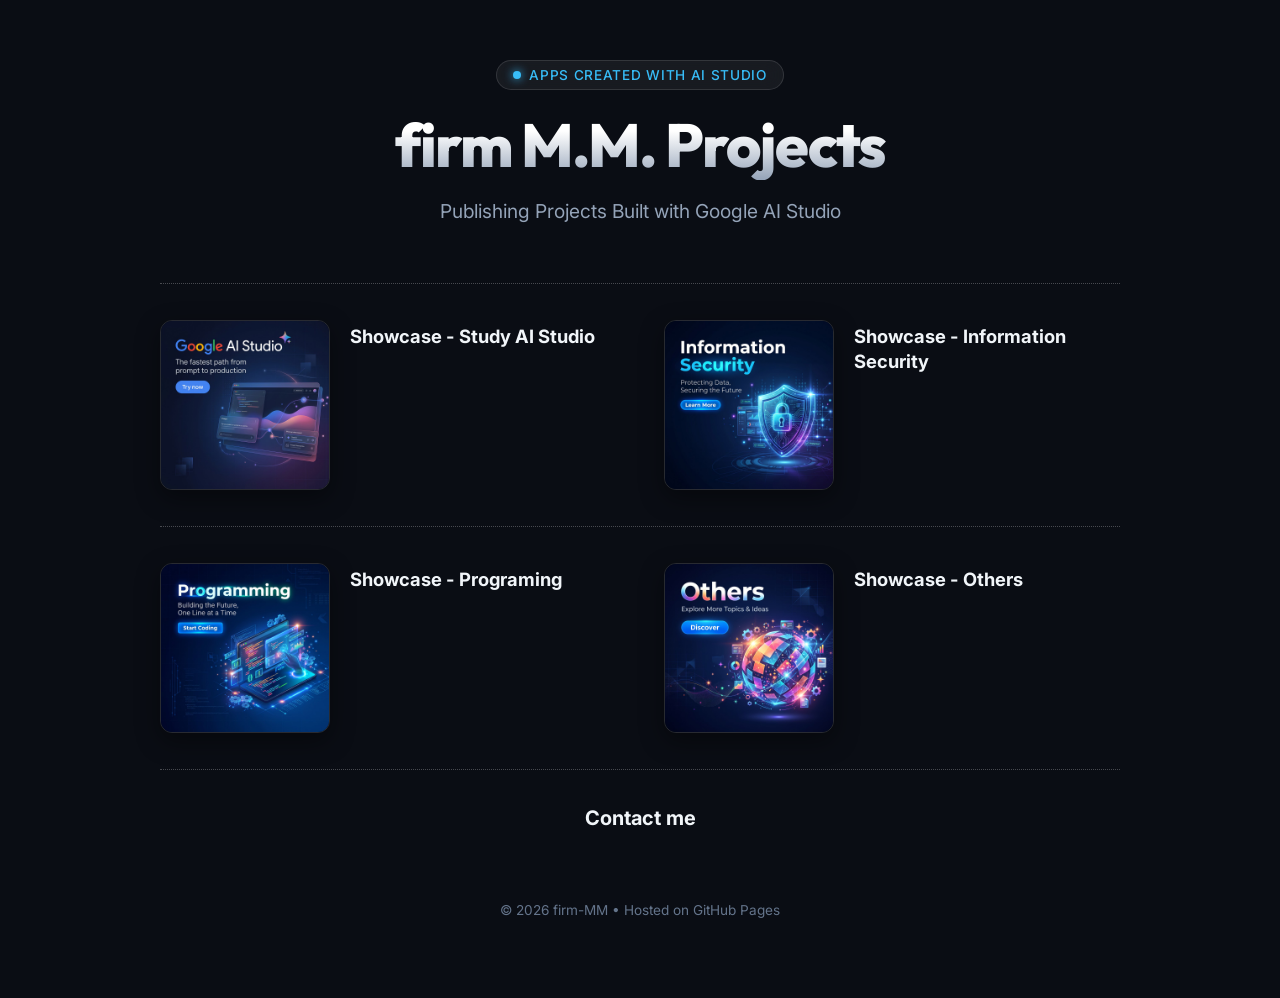
<file: index.html>
<!DOCTYPE html>
<html lang="ja">

<head>
  <meta charset="UTF-8">
  <meta name="viewport" content="width=device-width, initial-scale=1.0">
  <title>firm-MM | Web Apps</title>
  <meta name="description" content="Google AI Studioで作成したアプリを公開中。">

  <!-- Google Fonts: Outfit & Inter -->
  <link rel="preconnect" href="https://fonts.googleapis.com">
  <link rel="preconnect" href="https://fonts.gstatic.com" crossorigin>
  <link
    href="https://fonts.googleapis.com/css2?family=Inter:wght@300;400;500;600&family=Outfit:wght@400;600;700;800&display=swap"
    rel="stylesheet">

  <!-- Stylesheet -->
  <link rel="stylesheet" href="./style.css?v=4">
</head>

<body>
  <div class="container">
    <header>
      <div class="badge">
        <span class="badge-dot"></span>
        <span>Apps created with AI Studio</span>
      </div>
      <h1>firm M.M. Projects</h1>
      <p class="subtitle">Publishing Projects Built with Google AI Studio</p>
    </header>

    <!-- ショーケースセクション -->
    <main class="showcase-section">
      <hr class="showcase-divider">

      <!-- 1行目: Study AI Studio & Information Security -->
      <div class="showcase-row">
        <div class="showcase-item">
          <a href="./study-ai-studio/" class="showcase-img-link" title="Showcase - Study AI Studio">
            <img src="./images/showcase-ai-studio.jpg" alt="Google AI Studio" class="showcase-img">
          </a>
          <div class="showcase-info">
            <a href="./study-ai-studio/" class="showcase-title">Showcase - Study AI Studio</a>
          </div>
        </div>
        <div class="showcase-item">
          <a href="./information-security/" class="showcase-img-link" title="Showcase - Information Security">
            <img src="./images/showcase-security.jpg" alt="Information Security" class="showcase-img">
          </a>
          <div class="showcase-info">
            <a href="./information-security/" class="showcase-title">Showcase - Information Security</a>
          </div>
        </div>
      </div>

      <hr class="showcase-divider">

      <!-- 2行目: Programming & Others -->
      <div class="showcase-row">
        <div class="showcase-item">
          <a href="./programming/" class="showcase-img-link" title="Showcase - Programing">
            <img src="./images/showcase-programming.jpg" alt="Programming" class="showcase-img">
          </a>
          <div class="showcase-info">
            <a href="./programming/" class="showcase-title">Showcase - Programing</a>
          </div>
        </div>
        <div class="showcase-item">
          <a href="./others/" class="showcase-img-link" title="Showcase - Others">
            <img src="./images/showcase-others.jpg" alt="Others" class="showcase-img">
          </a>
          <div class="showcase-info">
            <a href="./others/" class="showcase-title">Showcase - Others</a>
          </div>
        </div>
      </div>

      <hr class="showcase-divider">

      <!-- Contact me -->
      <div class="contact-container">
        <a href="./contact/" class="contact-link">Contact me</a>
      </div>
    </main>

    <footer>
      <p>© 2026 firm-MM • Hosted on GitHub Pages</p>
    </footer>
  </div>
</body>

</html>
</file>
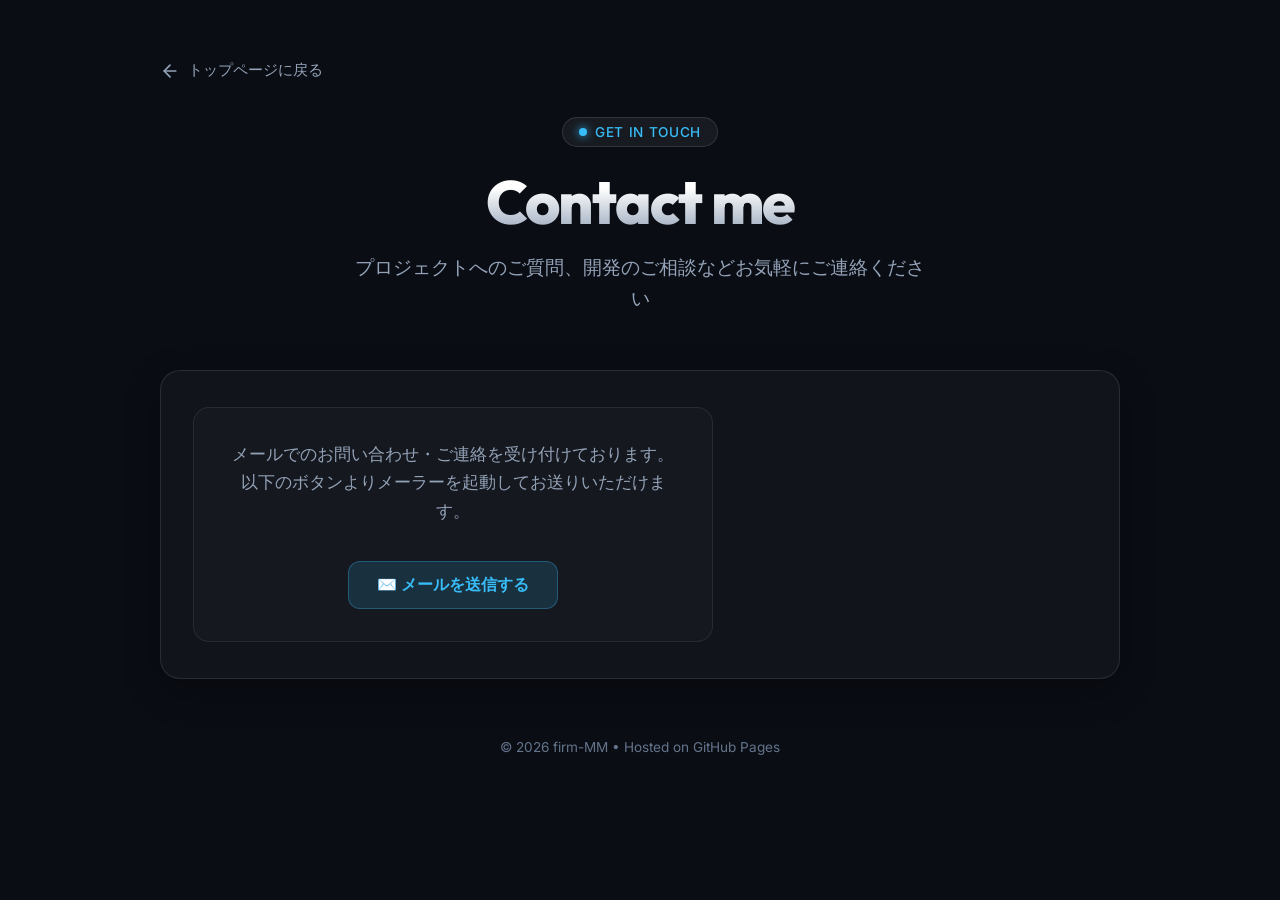
<file: contact/index.html>
<!DOCTYPE html>
<html lang="ja">

<head>
  <meta charset="UTF-8">
  <meta name="viewport" content="width=device-width, initial-scale=1.0">
  <title>Contact me | firm-MM Projects</title>
  <meta name="description" content="Contact me: お問い合わせやメッセージはこちらから。">

  <!-- Google Fonts: Outfit & Inter -->
  <link rel="preconnect" href="https://fonts.googleapis.com">
  <link rel="preconnect" href="https://fonts.gstatic.com" crossorigin>
  <link
    href="https://fonts.googleapis.com/css2?family=Inter:wght@300;400;500;600&family=Outfit:wght@400;600;700;800&display=swap"
    rel="stylesheet">

  <!-- Stylesheet -->
  <link rel="stylesheet" href="../style.css?v=4">
</head>

<body>
  <div class="container">
    <nav class="back-nav">
      <a href="../" class="back-link">
        <svg width="20" height="20" viewBox="0 0 24 24" fill="none" stroke="currentColor" stroke-width="2" stroke-linecap="round" stroke-linejoin="round">
          <line x1="19" y1="12" x2="5" y2="12"></line>
          <polyline points="12 19 5 12 12 5"></polyline>
        </svg>
        トップページに戻る
      </a>
    </nav>

    <header>
      <div class="badge">
        <span class="badge-dot"></span>
        <span>Get in touch</span>
      </div>
      <h1>Contact me</h1>
      <p class="subtitle">プロジェクトへのご質問、開発のご相談などお気軽にご連絡ください</p>
    </header>

    <main class="subpage-card">
      <div class="contact-box">
        <p class="subpage-description" style="margin-bottom: 20px;">
          メールでのお問い合わせ・ご連絡を受け付けております。<br>以下のボタンよりメーラーを起動してお送りいただけます。
        </p>
        <a href="mailto:firm.masuda@gmail.com" class="contact-email-btn">
          ✉️ メールを送信する
        </a>
      </div>
    </main>

    <footer>
      <p>© 2026 firm-MM • Hosted on GitHub Pages</p>
    </footer>
  </div>
</body>

</html>
</file>
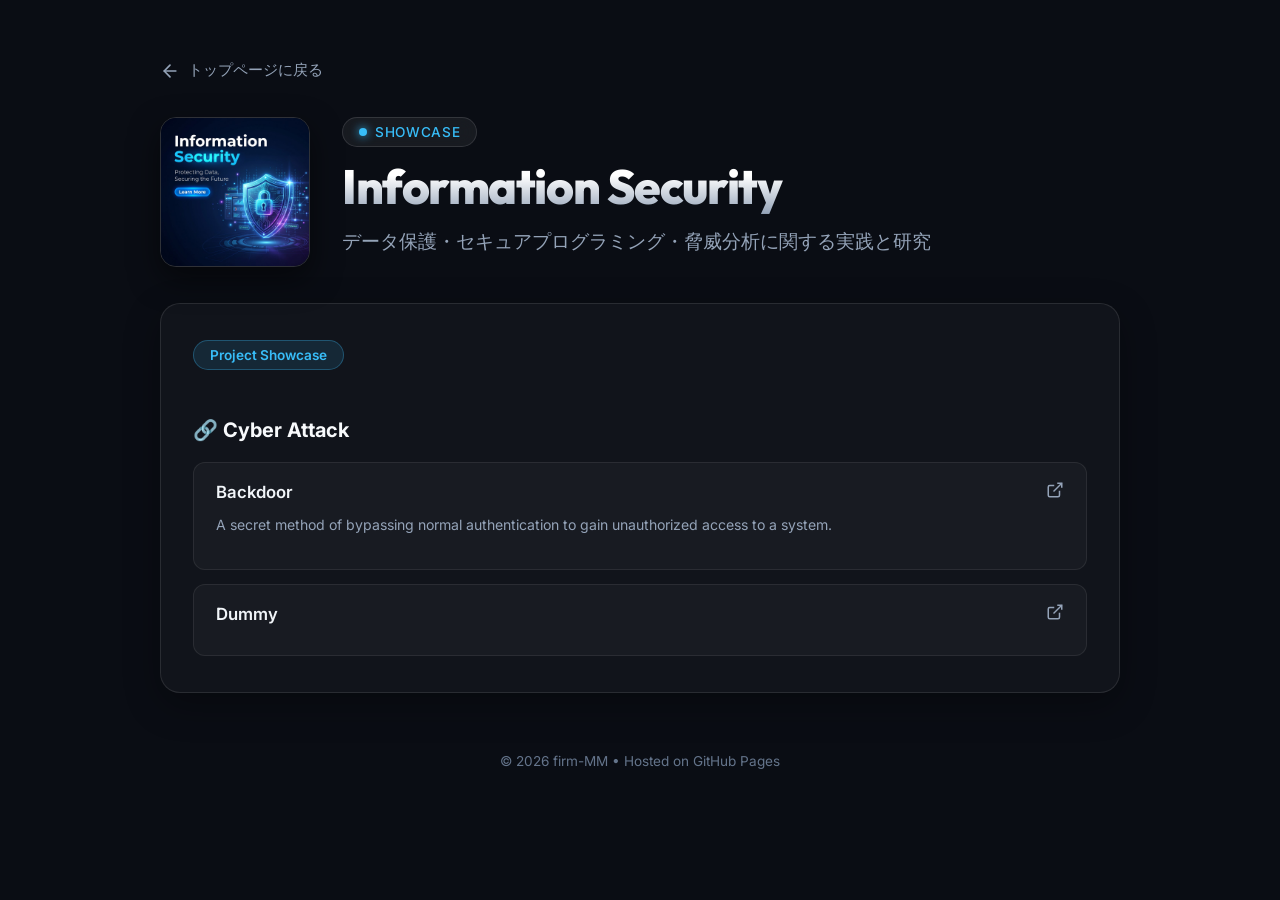
<file: information-security/index.html>
<!DOCTYPE html>
<html lang="ja">

<head>
  <meta charset="UTF-8">
  <meta name="viewport" content="width=device-width, initial-scale=1.0">
  <title>Information Security | firm-MM Projects</title>
  <meta name="description" content="Showcase - Information Security: 情報セキュリティに関するプロジェクトと実践。">

  <!-- Google Fonts: Outfit & Inter -->
  <link rel="preconnect" href="https://fonts.googleapis.com">
  <link rel="preconnect" href="https://fonts.gstatic.com" crossorigin>
  <link
    href="https://fonts.googleapis.com/css2?family=Inter:wght@300;400;500;600&family=Outfit:wght@400;600;700;800&display=swap"
    rel="stylesheet">

  <!-- Stylesheet -->
  <link rel="stylesheet" href="../style.css?v=4">
</head>

<body>
  <div class="container">
    <nav class="back-nav">
      <a href="../" class="back-link">
        <svg width="20" height="20" viewBox="0 0 24 24" fill="none" stroke="currentColor" stroke-width="2"
          stroke-linecap="round" stroke-linejoin="round">
          <line x1="19" y1="12" x2="5" y2="12"></line>
          <polyline points="12 19 5 12 12 5"></polyline>
        </svg>
        トップページに戻る
      </a>
    </nav>

    <header class="subpage-header">
      <img src="../images/showcase-security.jpg" alt="Information Security" class="subpage-banner-img" width="150"
        height="150">
      <div class="subpage-header-text">
        <div class="badge">
          <span class="badge-dot"></span>
          <span>Showcase</span>
        </div>
        <h1>Information Security</h1>
        <p class="subtitle">データ保護・セキュアプログラミング・脅威分析に関する実践と研究</p>
      </div>
    </header>

    <main class="subpage-card">
      <div class="status-badge">Project Showcase</div>

      <!-- リンク集セクション -->
      <section class="links-section">
        <h2 class="section-title">
          <span>🔗 Cyber Attack</span>
        </h2>
        <div class="links-grid">
          <!-- リンク 1 -->
          <a href="https://firm-masuda.github.io/Initial-Access-Execution-Intrusion-backdoor/" class="link-card"
            target="_blank" rel="noopener noreferrer">
            <div class="link-card-top">
              <span class="link-title">Backdoor</span>
              <svg class="link-external-icon" viewBox="0 0 24 24" fill="none" stroke="currentColor" stroke-width="2">
                <path d="M18 13v6a2 2 0 0 1-2 2H5a2 2 0 0 1-2-2V8a2 2 0 0 1 2-2h6"></path>
                <polyline points="15 3 21 3 21 9"></polyline>
                <line x1="10" y1="14" x2="21" y2="3"></line>
              </svg>
            </div>
            <p class="link-desc">A secret method of bypassing normal authentication to gain unauthorized access to a
              system.</p>
          </a>

          <!-- リンク 2 -->
          <a href="#" class="link-card" target="_blank" rel="noopener noreferrer">
            <div class="link-card-top">
              <span class="link-title">Dummy</span>
              <svg class="link-external-icon" viewBox="0 0 24 24" fill="none" stroke="currentColor" stroke-width="2">
                <path d="M18 13v6a2 2 0 0 1-2 2H5a2 2 0 0 1-2-2V8a2 2 0 0 1 2-2h6"></path>
                <polyline points="15 3 21 3 21 9"></polyline>
                <line x1="10" y1="14" x2="21" y2="3"></line>
              </svg>
            </div>
          </a>
        </div>
      </section>
    </main>

    <footer>
      <p>© 2026 firm-MM • Hosted on GitHub Pages</p>
    </footer>
  </div>
</body>

</html>
</file>
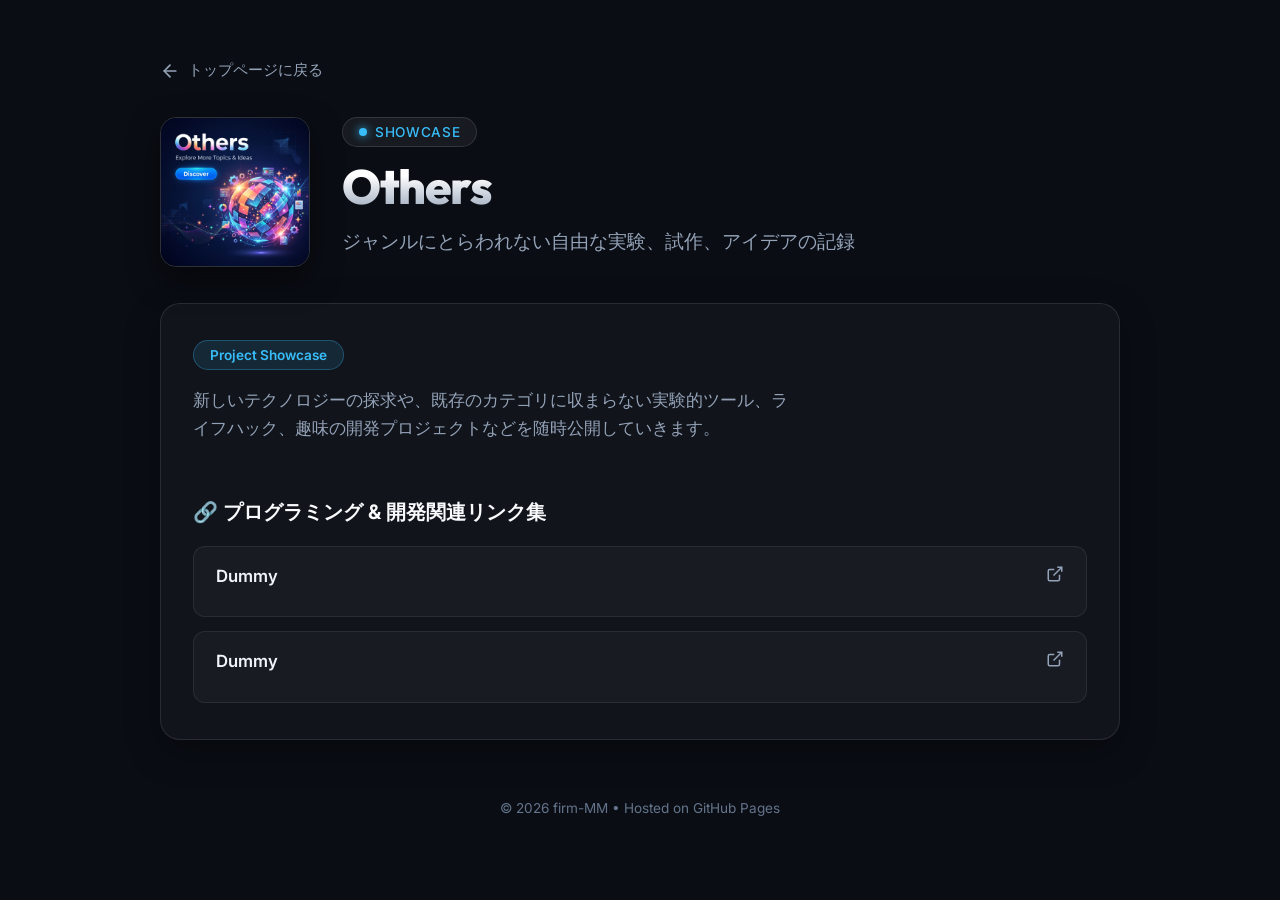
<file: others/index.html>
<!DOCTYPE html>
<html lang="ja">

<head>
  <meta charset="UTF-8">
  <meta name="viewport" content="width=device-width, initial-scale=1.0">
  <title>Others | firm-MM Projects</title>
  <meta name="description" content="Showcase - Others: さまざまなアイデアと実験的プロジェクト。">

  <!-- Google Fonts: Outfit & Inter -->
  <link rel="preconnect" href="https://fonts.googleapis.com">
  <link rel="preconnect" href="https://fonts.gstatic.com" crossorigin>
  <link
    href="https://fonts.googleapis.com/css2?family=Inter:wght@300;400;500;600&family=Outfit:wght@400;600;700;800&display=swap"
    rel="stylesheet">

  <!-- Stylesheet -->
  <link rel="stylesheet" href="../style.css?v=4">
</head>

<body>
  <div class="container">
    <nav class="back-nav">
      <a href="../" class="back-link">
        <svg width="20" height="20" viewBox="0 0 24 24" fill="none" stroke="currentColor" stroke-width="2"
          stroke-linecap="round" stroke-linejoin="round">
          <line x1="19" y1="12" x2="5" y2="12"></line>
          <polyline points="12 19 5 12 12 5"></polyline>
        </svg>
        トップページに戻る
      </a>
    </nav>

    <header class="subpage-header">
      <img src="../images/showcase-others.jpg" alt="Others" class="subpage-banner-img" width="150" height="150">
      <div class="subpage-header-text">
        <div class="badge">
          <span class="badge-dot"></span>
          <span>Showcase</span>
        </div>
        <h1>Others</h1>
        <p class="subtitle">ジャンルにとらわれない自由な実験、試作、アイデアの記録</p>
      </div>
    </header>

    <main class="subpage-card">
      <div class="status-badge">Project Showcase</div>
      <p class="subpage-description">
        新しいテクノロジーの探求や、既存のカテゴリに収まらない実験的ツール、ライフハック、趣味の開発プロジェクトなどを随時公開していきます。
      </p>

      <!-- リンク集セクション -->
      <section class="links-section">
        <h2 class="section-title">
          <span>🔗 プログラミング & 開発関連リンク集</span>
        </h2>
        <div class="links-grid">
          <!-- リンク 1 -->
          <a href="#" class="link-card" target="_blank" rel="noopener noreferrer">
            <div class="link-card-top">
              <span class="link-title">Dummy</span>
              <svg class="link-external-icon" viewBox="0 0 24 24" fill="none" stroke="currentColor" stroke-width="2">
                <path d="M18 13v6a2 2 0 0 1-2 2H5a2 2 0 0 1-2-2V8a2 2 0 0 1 2-2h6"></path>
                <polyline points="15 3 21 3 21 9"></polyline>
                <line x1="10" y1="14" x2="21" y2="3"></line>
              </svg>
            </div>
          </a>

          <!-- リンク 2 -->
          <a href="#" class="link-card" target="_blank" rel="noopener noreferrer">
            <div class="link-card-top">
              <span class="link-title">Dummy</span>
              <svg class="link-external-icon" viewBox="0 0 24 24" fill="none" stroke="currentColor" stroke-width="2">
                <path d="M18 13v6a2 2 0 0 1-2 2H5a2 2 0 0 1-2-2V8a2 2 0 0 1 2-2h6"></path>
                <polyline points="15 3 21 3 21 9"></polyline>
                <line x1="10" y1="14" x2="21" y2="3"></line>
              </svg>
            </div>
          </a>
        </div>
      </section>
    </main>

    <footer>
      <p>© 2026 firm-MM • Hosted on GitHub Pages</p>
    </footer>
  </div>
</body>

</html>
</file>
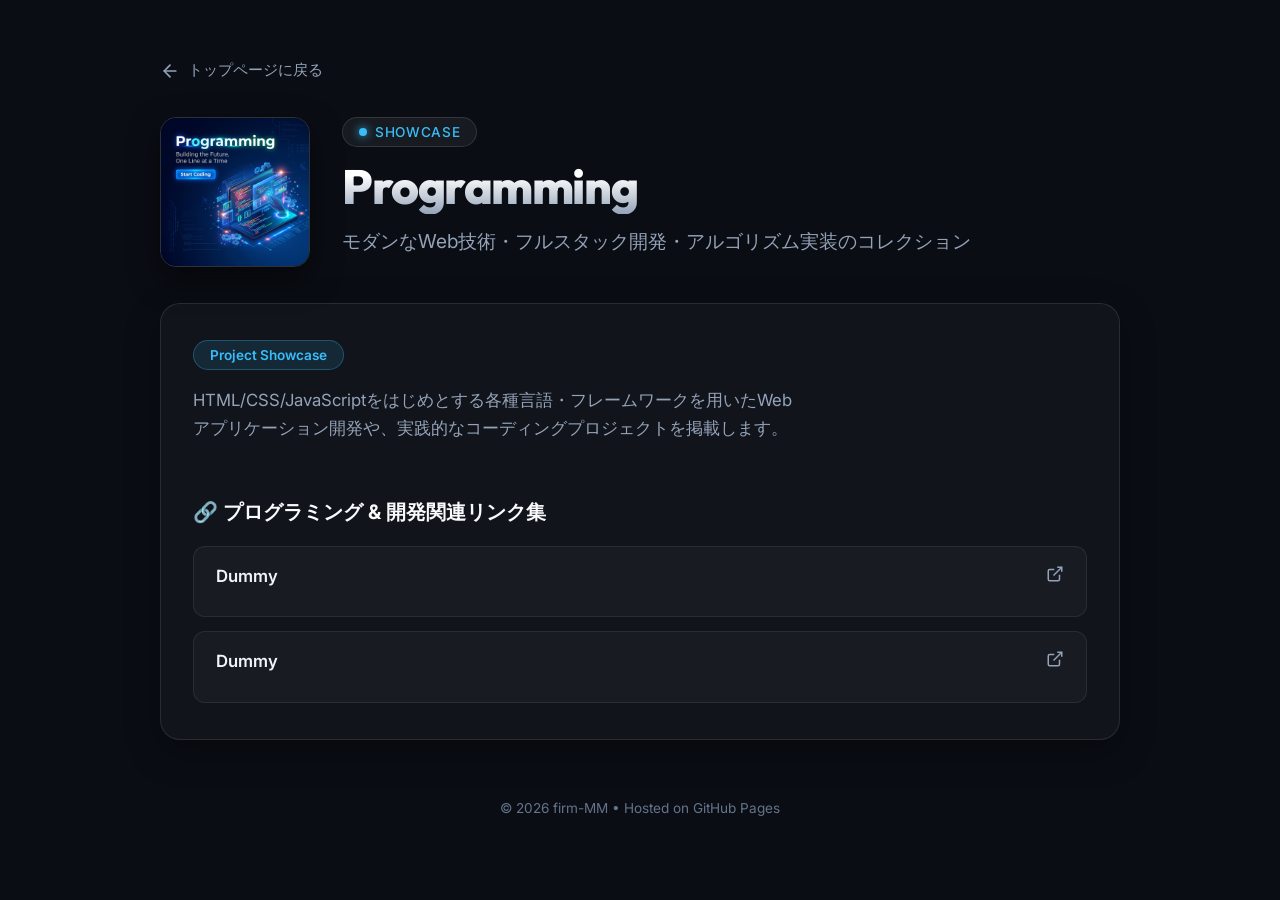
<file: programming/index.html>
<!DOCTYPE html>
<html lang="ja">

<head>
  <meta charset="UTF-8">
  <meta name="viewport" content="width=device-width, initial-scale=1.0">
  <title>Programming | firm-MM Projects</title>
  <meta name="description" content="Showcase - Programming: Web開発・ソフトウェアエンジニアリング。">

  <!-- Google Fonts: Outfit & Inter -->
  <link rel="preconnect" href="https://fonts.googleapis.com">
  <link rel="preconnect" href="https://fonts.gstatic.com" crossorigin>
  <link
    href="https://fonts.googleapis.com/css2?family=Inter:wght@300;400;500;600&family=Outfit:wght@400;600;700;800&display=swap"
    rel="stylesheet">

  <!-- Stylesheet -->
  <link rel="stylesheet" href="../style.css?v=4">
</head>

<body>
  <div class="container">
    <nav class="back-nav">
      <a href="../" class="back-link">
        <svg width="20" height="20" viewBox="0 0 24 24" fill="none" stroke="currentColor" stroke-width="2"
          stroke-linecap="round" stroke-linejoin="round">
          <line x1="19" y1="12" x2="5" y2="12"></line>
          <polyline points="12 19 5 12 12 5"></polyline>
        </svg>
        トップページに戻る
      </a>
    </nav>

    <header class="subpage-header">
      <img src="../images/showcase-programming.jpg" alt="Programming" class="subpage-banner-img" width="150"
        height="150">
      <div class="subpage-header-text">
        <div class="badge">
          <span class="badge-dot"></span>
          <span>Showcase</span>
        </div>
        <h1>Programming</h1>
        <p class="subtitle">モダンなWeb技術・フルスタック開発・アルゴリズム実装のコレクション</p>
      </div>
    </header>

    <main class="subpage-card">
      <div class="status-badge">Project Showcase</div>
      <p class="subpage-description">
        HTML/CSS/JavaScriptをはじめとする各種言語・フレームワークを用いたWebアプリケーション開発や、実践的なコーディングプロジェクトを掲載します。
      </p>

      <!-- リンク集セクション -->
      <section class="links-section">
        <h2 class="section-title">
          <span>🔗 プログラミング & 開発関連リンク集</span>
        </h2>
        <div class="links-grid">
          <!-- リンク 1 -->
          <a href="#" class="link-card" target="_blank" rel="noopener noreferrer">
            <div class="link-card-top">
              <span class="link-title">Dummy</span>
              <svg class="link-external-icon" viewBox="0 0 24 24" fill="none" stroke="currentColor" stroke-width="2">
                <path d="M18 13v6a2 2 0 0 1-2 2H5a2 2 0 0 1-2-2V8a2 2 0 0 1 2-2h6"></path>
                <polyline points="15 3 21 3 21 9"></polyline>
                <line x1="10" y1="14" x2="21" y2="3"></line>
              </svg>
            </div>
          </a>

          <!-- リンク 2 -->
          <a href="#" class="link-card" target="_blank" rel="noopener noreferrer">
            <div class="link-card-top">
              <span class="link-title">Dummy</span>
              <svg class="link-external-icon" viewBox="0 0 24 24" fill="none" stroke="currentColor" stroke-width="2">
                <path d="M18 13v6a2 2 0 0 1-2 2H5a2 2 0 0 1-2-2V8a2 2 0 0 1 2-2h6"></path>
                <polyline points="15 3 21 3 21 9"></polyline>
                <line x1="10" y1="14" x2="21" y2="3"></line>
              </svg>
            </div>
          </a>
        </div>
      </section>
    </main>

    <footer>
      <p>© 2026 firm-MM • Hosted on GitHub Pages</p>
    </footer>
  </div>
</body>

</html>
</file>
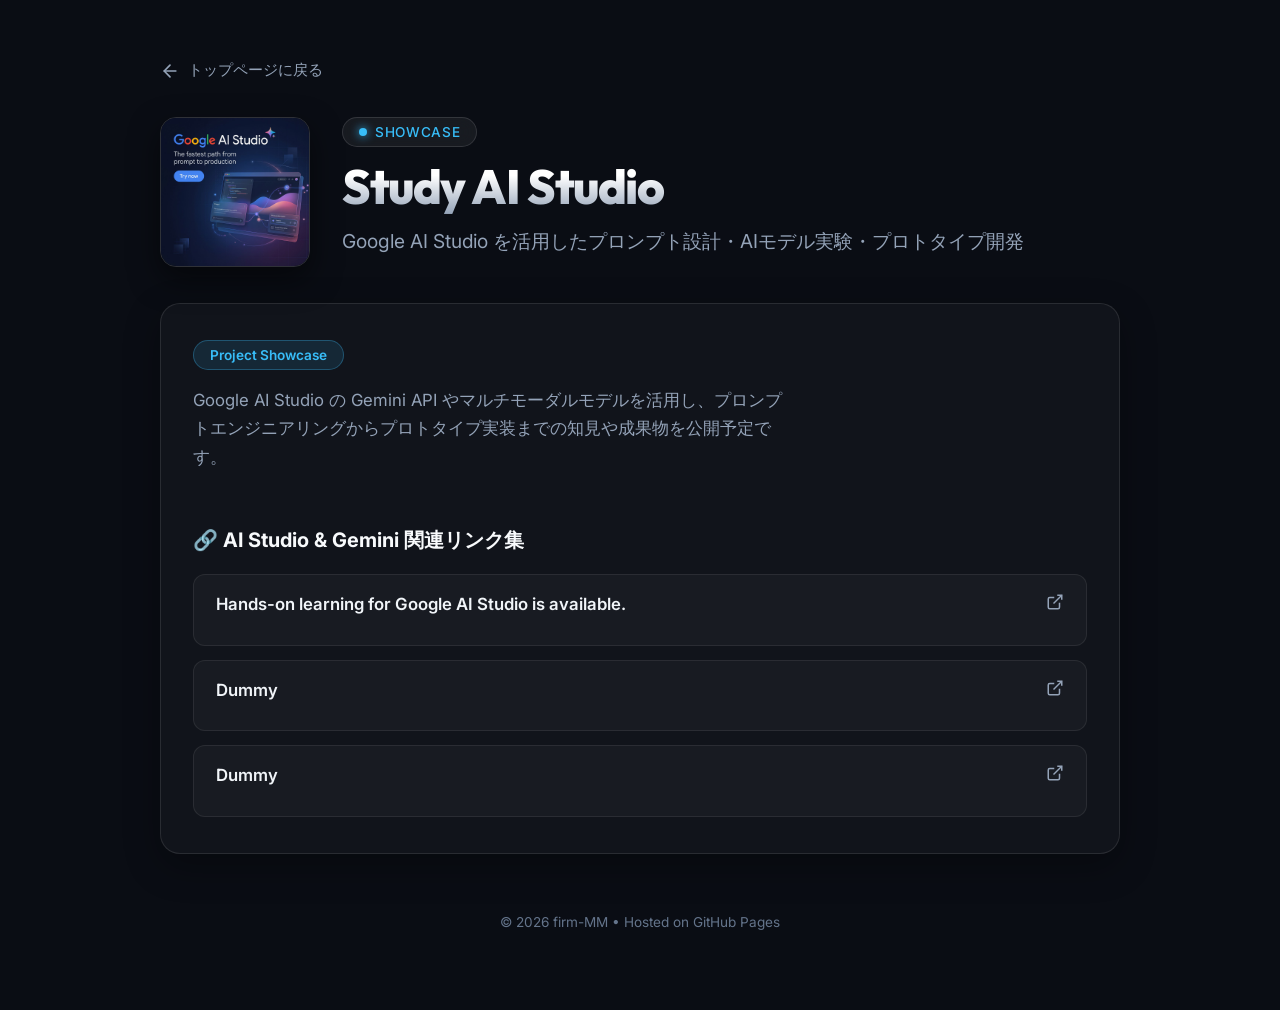
<file: study-ai-studio/index.html>
<!DOCTYPE html>
<html lang="ja">

<head>
  <meta charset="UTF-8">
  <meta name="viewport" content="width=device-width, initial-scale=1.0">
  <title>Study AI Studio | firm-MM Projects</title>
  <meta name="description" content="Showcase - Study AI Studio: Google AI Studioを活用した実験とプロジェクト。">

  <!-- Google Fonts: Outfit & Inter -->
  <link rel="preconnect" href="https://fonts.googleapis.com">
  <link rel="preconnect" href="https://fonts.gstatic.com" crossorigin>
  <link
    href="https://fonts.googleapis.com/css2?family=Inter:wght@300;400;500;600&family=Outfit:wght@400;600;700;800&display=swap"
    rel="stylesheet">

  <!-- Stylesheet -->
  <link rel="stylesheet" href="../style.css?v=4">
</head>

<body>
  <div class="container">
    <nav class="back-nav">
      <a href="../" class="back-link">
        <svg width="20" height="20" viewBox="0 0 24 24" fill="none" stroke="currentColor" stroke-width="2"
          stroke-linecap="round" stroke-linejoin="round">
          <line x1="19" y1="12" x2="5" y2="12"></line>
          <polyline points="12 19 5 12 12 5"></polyline>
        </svg>
        トップページに戻る
      </a>
    </nav>

    <header class="subpage-header">
      <img src="../images/showcase-ai-studio.jpg" alt="Google AI Studio" class="subpage-banner-img" width="150"
        height="150">
      <div class="subpage-header-text">
        <div class="badge">
          <span class="badge-dot"></span>
          <span>Showcase</span>
        </div>
        <h1>Study AI Studio</h1>
        <p class="subtitle">Google AI Studio を活用したプロンプト設計・AIモデル実験・プロトタイプ開発</p>
      </div>
    </header>

    <main class="subpage-card">
      <div class="status-badge">Project Showcase</div>
      <p class="subpage-description">
        Google AI Studio の Gemini API やマルチモーダルモデルを活用し、プロンプトエンジニアリングからプロトタイプ実装までの知見や成果物を公開予定です。
      </p>

      <!-- リンク集セクション -->
      <section class="links-section">
        <h2 class="section-title">
          <span>🔗 AI Studio & Gemini 関連リンク集</span>
        </h2>
        <div class="links-grid">
          <!-- リンク 1 -->
          <a href="https://firm-masuda.github.io/Study-AI-Studio-Build-App/" class="link-card" target="_blank"
            rel="noopener noreferrer">
            <div class="link-card-top">
              <span class="link-title">Hands-on learning for Google AI Studio is available.</span>
              <svg class="link-external-icon" viewBox="0 0 24 24" fill="none" stroke="currentColor" stroke-width="2">
                <path d="M18 13v6a2 2 0 0 1-2 2H5a2 2 0 0 1-2-2V8a2 2 0 0 1 2-2h6"></path>
                <polyline points="15 3 21 3 21 9"></polyline>
                <line x1="10" y1="14" x2="21" y2="3"></line>
              </svg>
            </div>
          </a>
          <!-- リンク 2 -->
          <a href="#" class="link-card" target="_blank" rel="noopener noreferrer">
            <div class="link-card-top">
              <span class="link-title">Dummy</span>
              <svg class="link-external-icon" viewBox="0 0 24 24" fill="none" stroke="currentColor" stroke-width="2">
                <path d="M18 13v6a2 2 0 0 1-2 2H5a2 2 0 0 1-2-2V8a2 2 0 0 1 2-2h6"></path>
                <polyline points="15 3 21 3 21 9"></polyline>
                <line x1="10" y1="14" x2="21" y2="3"></line>
              </svg>
            </div>
          </a>
          <!-- リンク 3 -->
          <a href="#" class="link-card" target="_blank" rel="noopener noreferrer">
            <div class="link-card-top">
              <span class="link-title">Dummy</span>
              <svg class="link-external-icon" viewBox="0 0 24 24" fill="none" stroke="currentColor" stroke-width="2">
                <path d="M18 13v6a2 2 0 0 1-2 2H5a2 2 0 0 1-2-2V8a2 2 0 0 1 2-2h6"></path>
                <polyline points="15 3 21 3 21 9"></polyline>
                <line x1="10" y1="14" x2="21" y2="3"></line>
              </svg>
            </div>
          </a>
        </div>
      </section>
    </main>

    <footer>
      <p>© 2026 firm-MM • Hosted on GitHub Pages</p>
    </footer>
  </div>
</body>

</html>
</file>
<file: style.css>
:root {
  --bg-dark: #0a0d14;
  --text-main: #f8fafc;
  --text-muted: #94a3b8;
  --accent-cyan: #38bdf8;
}

* {
  box-sizing: border-box;
  margin: 0;
  padding: 0;
}

img {
  max-width: 100%;
  height: auto;
}

body {
  font-family: 'Inter', -apple-system, BlinkMacSystemFont, sans-serif;
  background-color: var(--bg-dark);
  color: var(--text-main);
  min-height: 100vh;
  overflow-x: hidden;
  position: relative;
  display: flex;
  flex-direction: column;
  align-items: center;
  padding: 60px 24px 80px;
}

/* メインコンテナ */
.container {
  position: relative;
  z-index: 1;
  max-width: 960px;
  width: 100%;
}

/* ヘッダー */
header {
  text-align: center;
  margin-bottom: 56px;
}

.badge {
  display: inline-flex;
  align-items: center;
  gap: 8px;
  padding: 6px 16px;
  border-radius: 9999px;
  background: rgba(255, 255, 255, 0.06);
  border: 1px solid rgba(255, 255, 255, 0.12);
  font-size: 0.85rem;
  font-weight: 500;
  color: var(--accent-cyan);
  letter-spacing: 0.05em;
  text-transform: uppercase;
  margin-bottom: 20px;
  backdrop-filter: blur(10px);
}

.badge-dot {
  width: 8px;
  height: 8px;
  border-radius: 50%;
  background: var(--accent-cyan);
  box-shadow: 0 0 10px var(--accent-cyan);
  animation: pulse 2s infinite;
}

@keyframes pulse {
  0%,
  100% {
    opacity: 1;
    transform: scale(1);
  }

  50% {
    opacity: 0.5;
    transform: scale(0.85);
  }
}

h1 {
  font-family: 'Outfit', sans-serif;
  font-size: clamp(2.4rem, 5vw, 3.8rem);
  font-weight: 800;
  letter-spacing: -0.03em;
  line-height: 1.15;
  margin-bottom: 16px;
  background: linear-gradient(180deg, #ffffff 30%, #94a3b8 100%);
  -webkit-background-clip: text;
  background-clip: text;
  -webkit-text-fill-color: transparent;
}

.subtitle {
  font-size: clamp(1rem, 2vw, 1.2rem);
  color: var(--text-muted);
  max-width: 580px;
  margin: 0 auto;
  line-height: 1.6;
}

/* ショーケースセクション */
.showcase-section {
  width: 100%;
  margin: 40px 0 20px;
}

.showcase-divider {
  border: none;
  border-top: 1px dotted rgba(255, 255, 255, 0.25);
  margin: 0;
  width: 100%;
}

.showcase-row {
  display: grid;
  grid-template-columns: repeat(2, 1fr);
  gap: 36px 48px;
  padding: 36px 0;
}

.showcase-item {
  display: flex;
  align-items: flex-start;
  gap: 20px;
}

.showcase-img-link {
  display: block;
  flex-shrink: 0;
  width: 170px;
  height: 170px;
  border-radius: 12px;
  overflow: hidden;
  border: 1px solid rgba(255, 255, 255, 0.12);
  box-shadow: 0 8px 24px rgba(0, 0, 0, 0.4);
  transition: transform 0.25s ease, box-shadow 0.25s ease, border-color 0.25s ease;
}

.showcase-img-link:hover {
  transform: translateY(-4px);
  box-shadow: 0 14px 28px rgba(0, 0, 0, 0.5), 0 0 20px rgba(56, 189, 248, 0.2);
  border-color: rgba(56, 189, 248, 0.4);
}

.showcase-img {
  width: 100%;
  height: 100%;
  object-fit: cover;
  display: block;
}

.showcase-info {
  flex: 1;
  padding-top: 4px;
}

.showcase-title {
  font-size: 1.15rem;
  font-weight: 700;
  line-height: 1.4;
  color: #f1f5f9;
  text-decoration: none;
  display: inline-block;
  transition: color 0.2s ease, opacity 0.2s ease;
}

.showcase-title:hover {
  opacity: 0.85;
  text-decoration: underline;
}

/* Contact me セクション */
.contact-container {
  text-align: center;
  padding: 36px 0 12px;
}

.contact-link {
  display: inline-block;
  font-size: 1.25rem;
  font-weight: 700;
  color: #f1f5f9;
  text-decoration: none;
  transition: color 0.2s ease, opacity 0.2s ease, transform 0.2s ease;
}

.contact-link:hover {
  color: #ffffff;
  opacity: 0.85;
  text-decoration: underline;
  transform: translateY(-2px);
}

/* レスポンシブ対応 (モバイル・タブレット) */
@media (max-width: 768px) {
  .showcase-row {
    grid-template-columns: 1fr;
    gap: 28px;
    padding: 24px 0;
  }

  .showcase-img-link {
    width: 130px;
    height: 130px;
  }

  .showcase-title {
    font-size: 1.05rem;
  }
}

@media (max-width: 480px) {
  .showcase-item {
    flex-direction: column;
    align-items: center;
    text-align: center;
  }

  .showcase-img-link {
    width: 180px;
    height: 180px;
  }
}

/* フッター */
footer {
  margin-top: 60px;
  text-align: center;
  font-size: 0.85rem;
  color: #64748b;
}

/* サブページ共通スタイル */
.back-nav {
  margin-bottom: 32px;
}

.back-link {
  display: inline-flex;
  align-items: center;
  gap: 8px;
  color: var(--text-muted);
  text-decoration: none;
  font-size: 0.95rem;
  font-weight: 500;
  transition: color 0.2s ease, transform 0.2s ease;
}

.back-link:hover {
  color: var(--text-main);
  transform: translateX(-3px);
}

/* サブページ ヘッダー（バナー画像左上配置） */
.subpage-header {
  display: flex;
  align-items: flex-start;
  gap: 32px;
  text-align: left;
  margin-bottom: 36px;
}

.subpage-banner-img {
  width: 150px;
  height: 150px;
  border-radius: 16px;
  object-fit: cover;
  flex-shrink: 0;
  border: 1px solid rgba(255, 255, 255, 0.15);
  box-shadow: 0 12px 30px rgba(0, 0, 0, 0.5);
}

.subpage-header-text {
  flex: 1;
}

.subpage-header-text .badge {
  margin-bottom: 12px;
}

.subpage-header-text h1 {
  margin-bottom: 12px;
  font-size: clamp(2rem, 4vw, 3rem);
}

.subpage-header-text .subtitle {
  margin: 0;
  max-width: none;
}

.subpage-card {
  background: rgba(255, 255, 255, 0.03);
  border: 1px solid rgba(255, 255, 255, 0.1);
  border-radius: 20px;
  padding: 36px 32px;
  display: flex;
  flex-direction: column;
  align-items: flex-start;
  text-align: left;
  margin: 24px 0;
  box-shadow: 0 12px 36px rgba(0, 0, 0, 0.3);
}

.subpage-card.center-content {
  align-items: center;
  text-align: center;
}

@media (max-width: 640px) {
  .subpage-header {
    flex-direction: row;
    align-items: flex-start;
    text-align: left;
    gap: 16px;
  }

  .subpage-banner-img {
    width: 90px;
    height: 90px;
    border-radius: 12px;
  }

  .subpage-header-text h1 {
    font-size: 1.6rem;
  }

  .subpage-header-text .subtitle {
    margin: 0;
    font-size: 0.95rem;
  }
}

.status-badge {
  display: inline-block;
  padding: 6px 16px;
  border-radius: 9999px;
  background: rgba(56, 189, 248, 0.12);
  border: 1px solid rgba(56, 189, 248, 0.3);
  color: var(--accent-cyan);
  font-size: 0.85rem;
  font-weight: 600;
  margin-bottom: 16px;
}

.subpage-description {
  max-width: 600px;
  color: var(--text-muted);
  line-height: 1.7;
  font-size: 1.05rem;
  margin-bottom: 24px;
}

.contact-box {
  background: rgba(255, 255, 255, 0.02);
  border: 1px solid rgba(255, 255, 255, 0.08);
  border-radius: 16px;
  padding: 32px;
  width: 100%;
  max-width: 520px;
  text-align: center;
}

.contact-email-btn {
  display: inline-block;
  padding: 12px 28px;
  background: rgba(56, 189, 248, 0.15);
  color: var(--accent-cyan);
  border: 1px solid rgba(56, 189, 248, 0.3);
  border-radius: 12px;
  font-size: 1rem;
  font-weight: 600;
  text-decoration: none;
  transition: all 0.25s ease;
  margin-top: 16px;
}

.contact-email-btn:hover {
  background: rgba(56, 189, 248, 0.25);
  border-color: var(--accent-cyan);
  transform: translateY(-2px);
  box-shadow: 0 8px 20px rgba(56, 189, 248, 0.2);
}

/* リンク集 (Link Collection) スタイル */
.links-section {
  width: 100%;
  margin-top: 32px;
}

.section-title {
  font-size: 1.25rem;
  font-weight: 700;
  color: var(--text-main);
  margin-bottom: 20px;
  display: flex;
  align-items: center;
  gap: 10px;
}

.links-grid {
  display: flex;
  flex-direction: column;
  gap: 14px;
  width: 100%;
}

.link-card {
  display: flex;
  flex-direction: column;
  padding: 18px 22px;
  background: rgba(255, 255, 255, 0.03);
  border: 1px solid rgba(255, 255, 255, 0.08);
  border-radius: 12px;
  text-decoration: none;
  color: inherit;
  transition: all 0.25s ease;
  position: relative;
  overflow: hidden;
}

.link-card:hover {
  background: rgba(255, 255, 255, 0.06);
  border-color: rgba(56, 189, 248, 0.4);
  transform: translateX(4px);
  box-shadow: 0 8px 20px rgba(0, 0, 0, 0.3), 0 0 15px rgba(56, 189, 248, 0.1);
}

.link-card-top {
  display: flex;
  align-items: flex-start;
  justify-content: space-between;
  margin-bottom: 10px;
  gap: 12px;
}

.link-title {
  font-size: 1.05rem;
  font-weight: 600;
  color: #f1f5f9;
  line-height: 1.4;
  transition: color 0.2s ease;
}

.link-card:hover .link-title {
  color: var(--accent-cyan);
}

.link-external-icon {
  width: 18px;
  height: 18px;
  color: var(--text-muted);
  flex-shrink: 0;
  transition: transform 0.2s ease, color 0.2s ease;
}

.link-card:hover .link-external-icon {
  color: var(--accent-cyan);
  transform: translate(2px, -2px);
}

.link-desc {
  font-size: 0.88rem;
  color: var(--text-muted);
  line-height: 1.5;
  margin-bottom: 16px;
}

.link-footer {
  display: flex;
  align-items: center;
  justify-content: space-between;
  font-size: 0.78rem;
  color: #64748b;
  margin-top: auto;
  padding-top: 12px;
  border-top: 1px solid rgba(255, 255, 255, 0.05);
}

.link-tag {
  display: inline-block;
  padding: 3px 8px;
  border-radius: 6px;
  background: rgba(255, 255, 255, 0.05);
  color: #94a3b8;
  font-size: 0.75rem;
  font-weight: 500;
}
</file>
